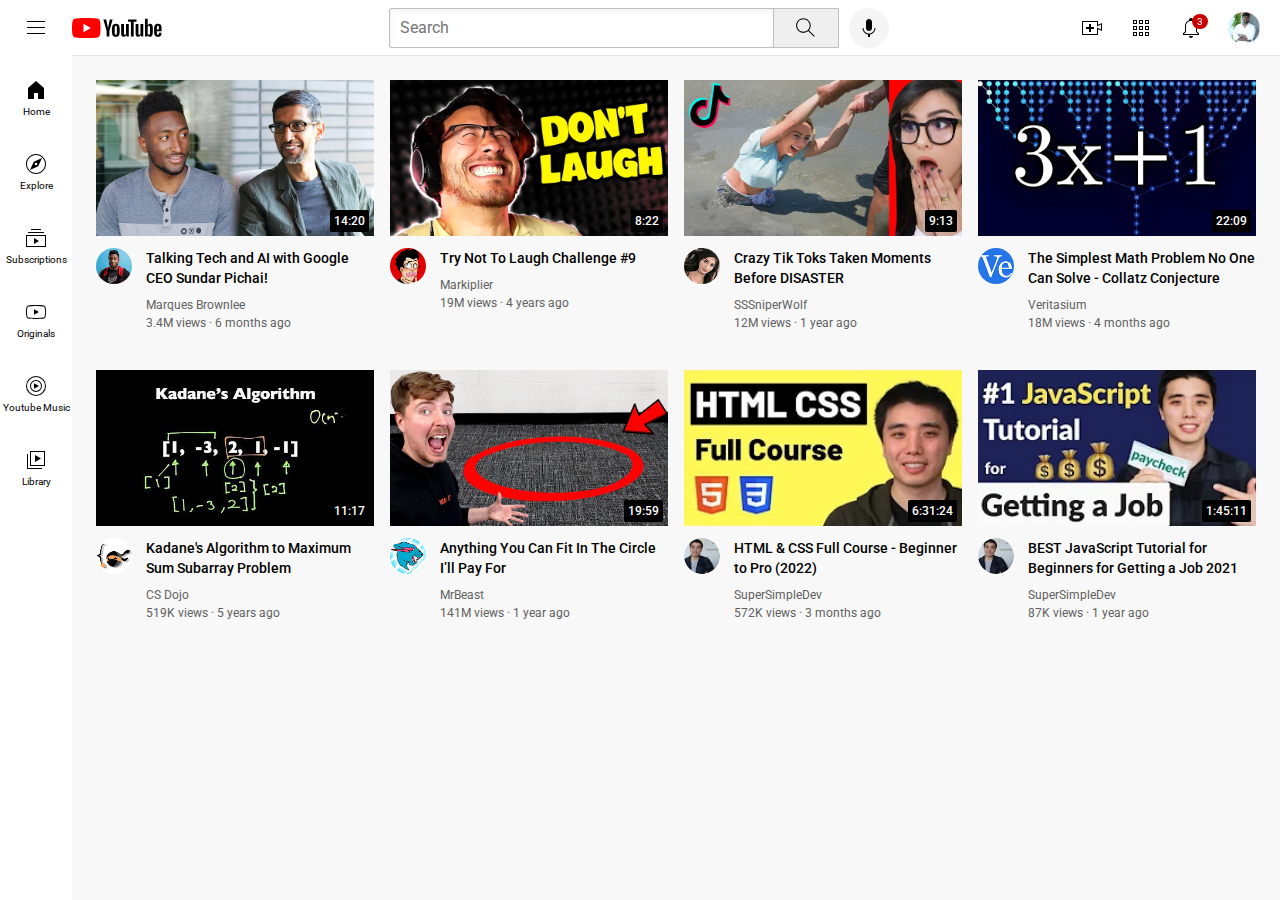
<file: index.html>
<!DOCTYPE html>
<html>

<head>
     <meta charset="UTF-8">
    <meta http-equiv="X-UA-Compatible" content="IE=edge">
    <meta name="viewport" content="width=device-width, initial-scale=1.0">
    <title>Youtube.com Clone</title>
    <link rel="preconnect" href="https://fonts.googleapis.com">
    <link rel="preconnect" href="https://fonts.gstatic.com" crossorigin>
    <link href="https://fonts.googleapis.com/css2?family=Roboto:wght@400;500;700&display=swap" rel="stylesheet">

    <link rel="stylesheet" href="youtube-styles/video.css">
    <link rel="stylesheet" href="youtube-styles/general.css">
    <link rel="stylesheet" href="youtube-styles/header.css">
    <link rel="stylesheet" href="youtube-styles/sidebar.css">
</head>

<body>
    <header class="header">
        <div class="left-section">
            <img class="hamburger-menu" src="icons/hamburger-menu.svg">
            <img class="youtube-logo" src="icons/youtube-logo.svg">
        </div>
        <div class="middle-section">
            <input class="search-bar" type="text" placeholder="Search">
            <button class="search-button">
                <img class="search-icon" src="icons/search.svg">
                <div class="tooltip">Search</div>
            </button>
            <button class="voice-search-button">
                <img class="voice-search-icon" src="icons/voice-search-icon.svg">
                <div class="tooltip">Search with your voice</div>
            </button>
        </div>
        <div class="right-section">
            <div class="upload-icon-container">
                <img class="upload-icon" src="icons/upload.svg">
                <div class="tooltip">Upload</div>
            </div>
            <div class="youtube-apps-icon-container">
                <img class="youtube-apps-icon" src="icons/youtube-apps.svg">
                <div class="tooltip">YouTube Apps</div>
            </div>
            <div class="notification-icon-container">
                <img class="notifications-icon" src="icons/notifications.svg">
                <div class="notifications-count">3</div>
                <div class="tooltip">Notifications</div>
            </div>
            <img class="current-user-picture" src="channel-pictures/channel-picture.jpg">
        </div>
    </header>
    <nav class="sidebar">
        <div class="sidebar-link">
            <img src="icons/home.svg">
            <div>Home</div>
        </div>
        <div class="sidebar-link">
            <img src="icons/explore.svg">
            <div>Explore</div>
        </div>
        <div class="sidebar-link">
            <img src="icons/subscriptions.svg">
            <div>Subscriptions</div>
        </div>
        <div class="sidebar-link">
            <img src="icons/originals.svg">
            <div>Originals</div>
        </div>
        <div class="sidebar-link">
            <img src="icons/youtube-music.svg">
            <div>Youtube Music</div>
        </div>
        <div class="sidebar-link">
            <img src="icons/library.svg">
            <div>Library</div>
        </div>
    </nav>
    <main>
        <section class="video-grid">
            <div class="video-preview">
                <div class="thumbnail-row">
                    <img class="thumbnail" src="thumbnails/thumbnail-1.webp">
                    <div class="video-time">14:20</div>
                </div>
                <div class="video-info-grid">
                    <div class="channel-picture">
                        <img class="profile-picture" src="channel-pictures/channel-1.jpeg">
                    </div>
                    <div class="video-info">
                        <p class="video-title">
                            Talking Tech and AI with Google CEO Sundar Pichai!
                        </p>
                        <p class="video-author">
                            Marques Brownlee
                        </p>
                        <p class="video-stats">
                            3.4M views &#183; 6 months ago
                        </p>
                    </div>
                </div>
            </div>
            <div class="video-preview">
                <div class="thumbnail-row">
                    <img class="thumbnail" src="thumbnails/thumbnail-2.webp">
                    <div class="video-time">8:22</div>
                </div>
                <div class="video-info-grid">
                    <div class="channel-picture">
                        <img class="profile-picture" src="channel-pictures/channel-2.jpeg">
                    </div>
                    <div class="video-info">
                        <p class="video-title">
                            Try Not To Laugh Challenge #9
                        </p>
                        <p class="video-author">
                            Markiplier
                        </p>
                        <p class="video-stats">
                            19M views &#183; 4 years ago
                        </p>
                    </div>
                </div>
            </div>
            <div class="video-preview">
                <div class="thumbnail-row">
                    <img class="thumbnail" src="thumbnails/thumbnail-3.webp">
                    <div class="video-time">9:13</div>
                </div>
                <div class="video-info-grid">
                    <div class="channel-picture">
                        <img class="profile-picture" src="channel-pictures/channel-3.jpeg">
                    </div>
                    <div class="video-info">
                        <p class="video-title">
                            Crazy Tik Toks Taken Moments Before DISASTER
                        </p>
                        <p class="video-author">
                            SSSniperWolf
                        </p>
                        <p class="video-stats">
                            12M views &#183; 1 year ago
                        </p>
                    </div>
                </div>
            </div>
            <div class="video-preview">
                <div class="thumbnail-row">
                    <img class="thumbnail" src="thumbnails/thumbnail-4.webp">
                    <div class="video-time">22:09</div>
                </div>
                <div class="video-info-grid">
                    <div class="channel-picture">
                        <img class="profile-picture" src="channel-pictures/channel-4.jpeg">
                    </div>
                    <div class="video-info">
                        <p class="video-title">
                            The Simplest Math Problem No One Can Solve - Collatz Conjecture
                        </p>
                        <p class="video-author">
                            Veritasium
                        </p>
                        <p class="video-stats">
                            18M views &#183; 4 months ago
                        </p>
                    </div>
                </div>
            </div>
            <div class="video-preview">
                <div class="thumbnail-row">
                    <img class="thumbnail" src="thumbnails/thumbnail-5.webp">
                    <div class="video-time">11:17</div>
                </div>
                <div class="video-info-grid">
                    <div class="channel-picture">
                        <img class="profile-picture" src="channel-pictures/channel-5.jpeg">
                    </div>
                    <div class="video-info">
                        <p class="video-title">
                            Kadane's Algorithm to Maximum Sum Subarray Problem
                        </p>
                        <p class="video-author">
                            CS Dojo
                        </p>
                        <p class="video-stats">
                            519K views &#183; 5 years ago
                        </p>
                    </div>
                </div>
            </div>
            <div class="video-preview">
                <div class="thumbnail-row">
                    <img class="thumbnail" src="thumbnails/thumbnail-6.webp">
                    <div class="video-time">19:59</div>
                </div>
                <div class="video-info-grid">
                    <div class="channel-picture">
                        <img class="profile-picture" src="channel-pictures/channel-6.jpeg">
                    </div>
                    <div class="video-info">
                        <p class="video-title">
                            Anything You Can Fit In The Circle I’ll Pay For
                        </p>
                        <p class="video-author">
                            MrBeast
                        </p>
                        <p class="video-stats">
                            141M views &#183; 1 year ago
                        </p>
                    </div>
                </div>
            </div>
            <div class="video-preview">
                <div class="thumbnail-row">
                    <img class="thumbnail" src="thumbnails/thumbnail-7.webp">
                    <div class="video-time">6:31:24</div>
                </div>
                <div class="video-info-grid">
                    <div class="channel-picture">
                        <img class="profile-picture" src="channel-pictures/channel-7.jpg">
                    </div>
                    <div class="video-info">
                        <p class="video-title">
                            HTML & CSS Full Course - Beginner to Pro (2022)
                        </p>
                        <p class="video-author">
                            SuperSimpleDev
                        </p>
                        <p class="video-stats">
                            572K views &#183; 3 months ago
                        </p>
                    </div>
                </div>
            </div>
            <div class="video-preview">
                <div class="thumbnail-row">
                    <img class="thumbnail" src="thumbnails/thumbnail-8.webp">
                    <div class="video-time">1:45:11</div>
                </div>
                <div class="video-info-grid">
                    <div class="channel-picture">
                        <img class="profile-picture" src="channel-pictures/channel-7.jpg">
                    </div>
                    <div class="video-info">
                        <p class="video-title">
                            BEST JavaScript Tutorial for Beginners for Getting a Job 2021
                        </p>
                        <p class="video-author">
                            SuperSimpleDev
                        </p>
                        <p class="video-stats">
                            87K views &#183; 1 year ago
                        </p>
                    </div>
                </div>
            </div>
        </section>
    </main>
</body>

</html>
</file>
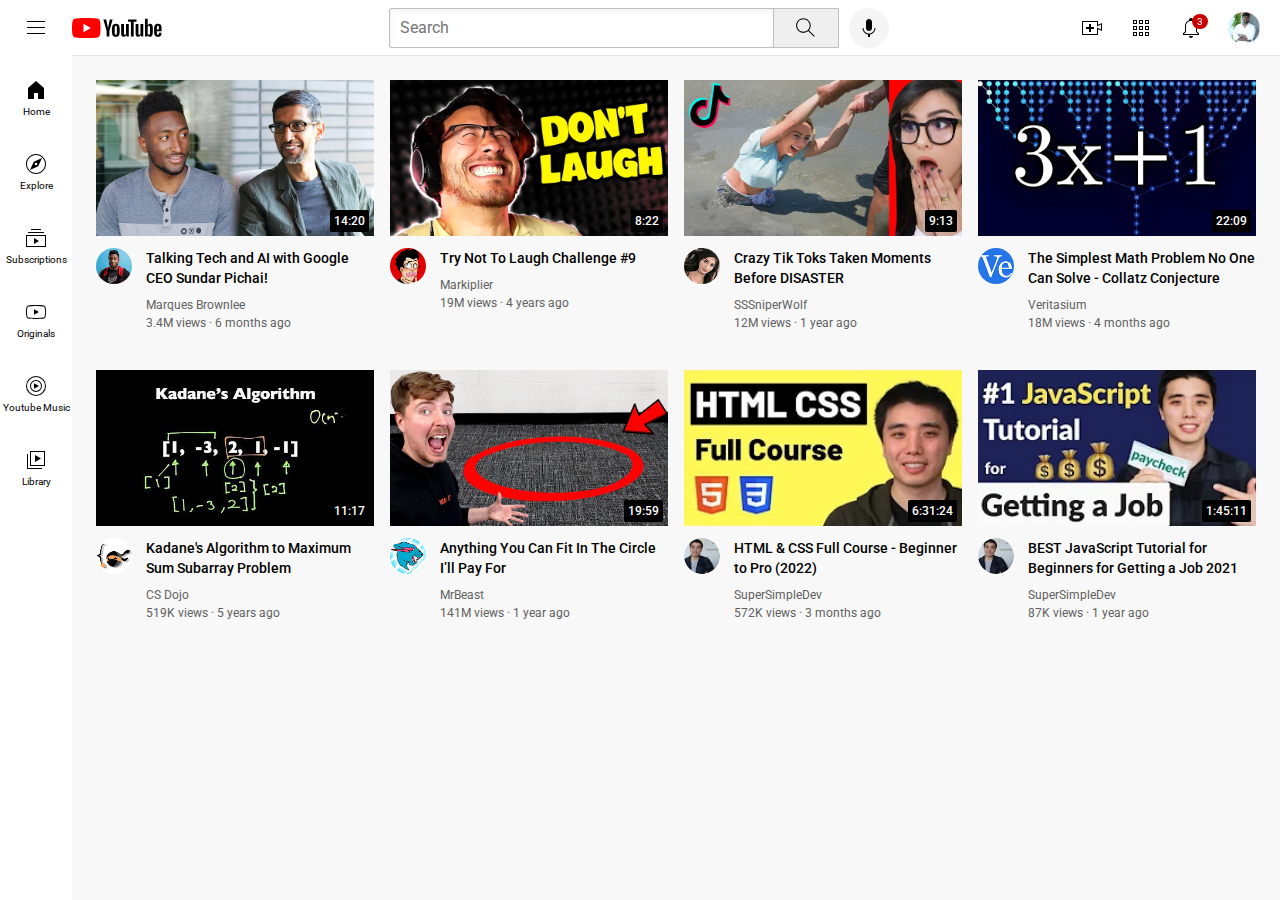
<file: youtube.html>
<!DOCTYPE html>
<html>

<head>
    <title>Youtube.com Clone</title>
    <link rel="preconnect" href="https://fonts.googleapis.com">
    <link rel="preconnect" href="https://fonts.gstatic.com" crossorigin>
    <link href="https://fonts.googleapis.com/css2?family=Roboto:wght@400;500;700&display=swap" rel="stylesheet">

    <link rel="stylesheet" href="youtube-styles/video.css">
    <link rel="stylesheet" href="youtube-styles/general.css">
    <link rel="stylesheet" href="youtube-styles/header.css">
    <link rel="stylesheet" href="youtube-styles/sidebar.css">
</head>

<body>
    <header class="header">
        <div class="left-section">
            <img class="hamburger-menu" src="icons/hamburger-menu.svg">
            <img class="youtube-logo" src="icons/youtube-logo.svg">
        </div>
        <div class="middle-section">
            <input class="search-bar" type="text" placeholder="Search">
            <button class="search-button">
                <img class="search-icon" src="icons/search.svg">
                <div class="tooltip">Search</div>
            </button>
            <button class="voice-search-button">
                <img class="voice-search-icon" src="icons/voice-search-icon.svg">
                <div class="tooltip">Search with your voice</div>
            </button>
        </div>
        <div class="right-section">
            <div class="upload-icon-container">
                <img class="upload-icon" src="icons/upload.svg">
                <div class="tooltip">Upload</div>
            </div>
            <div class="youtube-apps-icon-container">
                <img class="youtube-apps-icon" src="icons/youtube-apps.svg">
                <div class="tooltip">YouTube Apps</div>
            </div>
            <div class="notification-icon-container">
                <img class="notifications-icon" src="icons/notifications.svg">
                <div class="notifications-count">3</div>
                <div class="tooltip">Notifications</div>
            </div>
            <img class="current-user-picture" src="channel-pictures/channel-picture.jpg">
        </div>
    </header>
    <nav class="sidebar">
        <div class="sidebar-link">
            <img src="icons/home.svg">
            <div>Home</div>
        </div>
        <div class="sidebar-link">
            <img src="icons/explore.svg">
            <div>Explore</div>
        </div>
        <div class="sidebar-link">
            <img src="icons/subscriptions.svg">
            <div>Subscriptions</div>
        </div>
        <div class="sidebar-link">
            <img src="icons/originals.svg">
            <div>Originals</div>
        </div>
        <div class="sidebar-link">
            <img src="icons/youtube-music.svg">
            <div>Youtube Music</div>
        </div>
        <div class="sidebar-link">
            <img src="icons/library.svg">
            <div>Library</div>
        </div>
    </nav>
    <main>
        <section class="video-grid">
            <div class="video-preview">
                <div class="thumbnail-row">
                    <img class="thumbnail" src="thumbnails/thumbnail-1.webp">
                    <div class="video-time">14:20</div>
                </div>
                <div class="video-info-grid">
                    <div class="channel-picture">
                        <img class="profile-picture" src="channel-pictures/channel-1.jpeg">
                    </div>
                    <div class="video-info">
                        <p class="video-title">
                            Talking Tech and AI with Google CEO Sundar Pichai!
                        </p>
                        <p class="video-author">
                            Marques Brownlee
                        </p>
                        <p class="video-stats">
                            3.4M views &#183; 6 months ago
                        </p>
                    </div>
                </div>
            </div>
            <div class="video-preview">
                <div class="thumbnail-row">
                    <img class="thumbnail" src="thumbnails/thumbnail-2.webp">
                    <div class="video-time">8:22</div>
                </div>
                <div class="video-info-grid">
                    <div class="channel-picture">
                        <img class="profile-picture" src="channel-pictures/channel-2.jpeg">
                    </div>
                    <div class="video-info">
                        <p class="video-title">
                            Try Not To Laugh Challenge #9
                        </p>
                        <p class="video-author">
                            Markiplier
                        </p>
                        <p class="video-stats">
                            19M views &#183; 4 years ago
                        </p>
                    </div>
                </div>
            </div>
            <div class="video-preview">
                <div class="thumbnail-row">
                    <img class="thumbnail" src="thumbnails/thumbnail-3.webp">
                    <div class="video-time">9:13</div>
                </div>
                <div class="video-info-grid">
                    <div class="channel-picture">
                        <img class="profile-picture" src="channel-pictures/channel-3.jpeg">
                    </div>
                    <div class="video-info">
                        <p class="video-title">
                            Crazy Tik Toks Taken Moments Before DISASTER
                        </p>
                        <p class="video-author">
                            SSSniperWolf
                        </p>
                        <p class="video-stats">
                            12M views &#183; 1 year ago
                        </p>
                    </div>
                </div>
            </div>
            <div class="video-preview">
                <div class="thumbnail-row">
                    <img class="thumbnail" src="thumbnails/thumbnail-4.webp">
                    <div class="video-time">22:09</div>
                </div>
                <div class="video-info-grid">
                    <div class="channel-picture">
                        <img class="profile-picture" src="channel-pictures/channel-4.jpeg">
                    </div>
                    <div class="video-info">
                        <p class="video-title">
                            The Simplest Math Problem No One Can Solve - Collatz Conjecture
                        </p>
                        <p class="video-author">
                            Veritasium
                        </p>
                        <p class="video-stats">
                            18M views &#183; 4 months ago
                        </p>
                    </div>
                </div>
            </div>
            <div class="video-preview">
                <div class="thumbnail-row">
                    <img class="thumbnail" src="thumbnails/thumbnail-5.webp">
                    <div class="video-time">11:17</div>
                </div>
                <div class="video-info-grid">
                    <div class="channel-picture">
                        <img class="profile-picture" src="channel-pictures/channel-5.jpeg">
                    </div>
                    <div class="video-info">
                        <p class="video-title">
                            Kadane's Algorithm to Maximum Sum Subarray Problem
                        </p>
                        <p class="video-author">
                            CS Dojo
                        </p>
                        <p class="video-stats">
                            519K views &#183; 5 years ago
                        </p>
                    </div>
                </div>
            </div>
            <div class="video-preview">
                <div class="thumbnail-row">
                    <img class="thumbnail" src="thumbnails/thumbnail-6.webp">
                    <div class="video-time">19:59</div>
                </div>
                <div class="video-info-grid">
                    <div class="channel-picture">
                        <img class="profile-picture" src="channel-pictures/channel-6.jpeg">
                    </div>
                    <div class="video-info">
                        <p class="video-title">
                            Anything You Can Fit In The Circle I’ll Pay For
                        </p>
                        <p class="video-author">
                            MrBeast
                        </p>
                        <p class="video-stats">
                            141M views &#183; 1 year ago
                        </p>
                    </div>
                </div>
            </div>
            <div class="video-preview">
                <div class="thumbnail-row">
                    <img class="thumbnail" src="thumbnails/thumbnail-7.webp">
                    <div class="video-time">6:31:24</div>
                </div>
                <div class="video-info-grid">
                    <div class="channel-picture">
                        <img class="profile-picture" src="channel-pictures/channel-7.jpg">
                    </div>
                    <div class="video-info">
                        <p class="video-title">
                            HTML & CSS Full Course - Beginner to Pro (2022)
                        </p>
                        <p class="video-author">
                            SuperSimpleDev
                        </p>
                        <p class="video-stats">
                            572K views &#183; 3 months ago
                        </p>
                    </div>
                </div>
            </div>
            <div class="video-preview">
                <div class="thumbnail-row">
                    <img class="thumbnail" src="thumbnails/thumbnail-8.webp">
                    <div class="video-time">1:45:11</div>
                </div>
                <div class="video-info-grid">
                    <div class="channel-picture">
                        <img class="profile-picture" src="channel-pictures/channel-7.jpg">
                    </div>
                    <div class="video-info">
                        <p class="video-title">
                            BEST JavaScript Tutorial for Beginners for Getting a Job 2021
                        </p>
                        <p class="video-author">
                            SuperSimpleDev
                        </p>
                        <p class="video-stats">
                            87K views &#183; 1 year ago
                        </p>
                    </div>
                </div>
            </div>
        </section>
    </main>
</body>

</html>
</file>
<file: youtube-styles/video.css>
.video-grid {
    display: grid;
    grid-template-columns: 1fr 1fr 1fr;
    column-gap: 16px;
    row-gap: 40px;
}

@media(max-width:870px){
    .video-grid{
        grid-template-columns: 1fr 1fr;
    }
}
@media(min-width:871px) and (max-width:1124px){
    .video-grid{
        grid-template-columns: 1fr 1fr 1fr;
    }
}
@media(min-width:1125px){
    .video-grid{
        grid-template-columns: 1fr 1fr 1fr 1fr;
    }
}

.thumbnail-row {
    margin-bottom: 8px;
    position: relative;
}

.thumbnail {
    width: 100%;
}

.video-time {
    background-color: black;
    border-radius: 2px;
    color: white;
    position: absolute;
    bottom: 8px;
    right: 5px;
    padding: 4px;
    font-size: 12px;
    font-weight: 500;
}

.video-info-grid {
    display: grid;
    grid-template-columns: 50px 1fr;
}

.profile-picture {
    width: 36px;
    border-radius: 50px;
}

.video-info {
    display: inline-block;
    width: 100%;
}

.video-title {
    margin-top: 0;
    font-size: 14px;
    font-weight: 500;
    line-height: 20px;
    margin-bottom: 10px;
}

.video-author,
.video-stats {
    font-size: 12px;
    color: rgb(96, 96, 96);
}

.video-author {
    margin-bottom: 4px;
}
</file>
<file: youtube-styles/general.css>
p {
    margin-top: 0;
    margin-bottom: 0;
}
body{
    margin: 0;
    padding-top: 80px;
    padding-left: 96px;
    padding-right: 24px;
    background-color: rgb(248, 248, 248);
    font-family: Roboto, Arial;
}
</file>
<file: youtube-styles/header.css>
.header {
    height: 55px;
    display: flex;
    flex-direction: row;
    justify-content: space-between;

    position: fixed;
    top: 0;
    right: 0;
    left: 0;
    background-color: white;
    border-bottom-width: 1px;
    border-bottom-style: solid;
    border-bottom-color: rgb(228, 228, 228);
    z-index: 100;

}

.left-section {
    display: flex;
    align-items: center;
}

.hamburger-menu {
    height: 24px;
    margin-left: 24px;
    margin-right: 24px;
}

.youtube-logo {
    height: 20px;
}

.middle-section {
    flex: 1;
    margin-left: 70px;
    margin-right: 35px;
    max-width: 500px;
    display: flex;
    align-items: center;
}

.search-bar {
    flex: 1;
    height: 36px;
    padding-left: 10px;
    font-size: 16px;
    border: 1px solid rgb(192, 192, 192);
    border-radius: 2px;
    box-shadow: inset 1px 2px 5px rgb(0, 0, 0, 0.05);
    width: 0;
}

.search-bar::placeholder {
    font-family: Roboto, Arial;
    font-size: 16px;
}

.search-button {
    height: 40px;
    width: 66px;
    background-color: rgb(240, 240, 240, );
    border-width: 1px;
    border-style: solid;
    border-color: rgb(192, 192, 192);
    margin-left: -1px;
    margin-right: 10px;
}

.search-button,
.voice-search-button,
.upload-icon-container,
.youtube-apps-icon-container,
.notification-icon-container {
    display: flex;
    justify-content: center;
    position: relative;
    align-items: center;
}

.search-button .tooltip,
.voice-search-button .tooltip,
.upload-icon-container .tooltip,
.youtube-apps-icon-container .tooltip,
.notification-icon-container .tooltip {
    position: absolute;
    background-color: gray;
    color: white;
    padding-top: 4px;
    padding-bottom: 4px;
    padding-left: 8px;
    padding-right: 8px;
    border-radius: 2px;
    font-size: 12px;
    bottom: -30px;
    opacity: 0;
    transition: opacity 0.15s;
    pointer-events: none;
    white-space: nowrap;
}

.search-button:hover .tooltip,
.voice-search-button:hover .tooltip,
.upload-icon-container:hover .tooltip,
.youtube-apps-icon-container:hover .tooltip,
.notification-icon-container:hover .tooltip {
    opacity: 1;
}

.search-icon {
    height: 25px;
}

.voice-search-button {
    height: 40px;
    width: 40px;
    border-radius: 20px;
    border: none;
    background-color: rgb(245, 245, 245);
}

.voice-search-icon {
    height: 24px;
}

.right-section {
    width: 180px;
    display: flex;
    align-items: center;
    justify-content: space-between;
    margin-right: 20px;
    flex-shrink: 0;
}

.upload-icon {
    height: 24px;
}

.youtube-apps-icon {
    height: 24px;
}

.notification-icon-container {
    position: relative;
}

.notifications-icon {
    height: 24px;
}

.notifications-count {
    position: absolute;
    top: -2px;
    right: -5px;
    background-color: rgb(200, 0, 0);
    color: white;
    font-size: 10px;
    padding-left: 5px;
    padding-right: 5px;
    padding-top: 2px;
    padding-bottom: 2px;
    border-radius: 10px;
}

.current-user-picture {
    height: 32px;
    width: 32px;
    border-radius: 16px;
}
</file>
<file: youtube-styles/sidebar.css>
.sidebar{
    position: fixed;
    left:0;
    bottom: 0;
    top:55px;
    background-color: white;
    width: 72px;
    z-index:200;
    padding-top: 5px;
}
.sidebar-link{
height: 74px;
display: flex;
flex-direction: column;
justify-content: center;
align-items: center;
cursor: pointer;

}
.sidebar-link:hover{
    background-color: rgb(235, 235, 235);
}
.sidebar-link img{
    height: 24px;
    margin-bottom: 4px;
}
.sidebar-link div{
    font-size: 10px;
}
</file>
